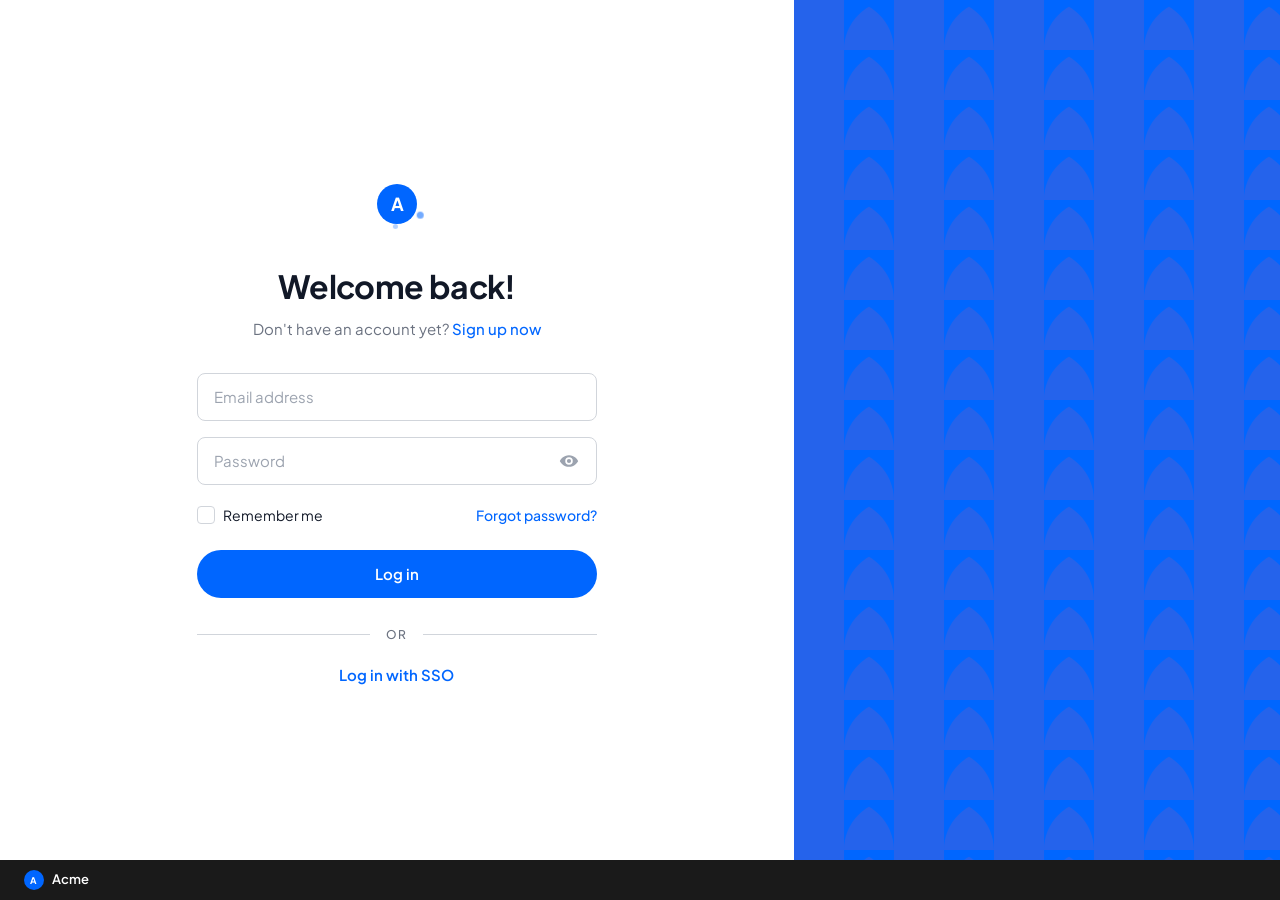
<file: index.html>
<!DOCTYPE html>
<html lang="en">
<head>
  <meta charset="UTF-8">
  <meta name="viewport" content="width=device-width, initial-scale=1.0">
  <title>Log in — Acme</title>
  <link rel="preconnect" href="https://fonts.googleapis.com">
  <link rel="preconnect" href="https://fonts.gstatic.com" crossorigin>
  <link href="https://fonts.googleapis.com/css2?family=Plus+Jakarta+Sans:wght@400;500;600;700&display=swap" rel="stylesheet">
  <link rel="stylesheet" href="styles.css">
</head>
<body>
  <div class="page">
    <main class="login-panel">
      <div class="login-panel__inner">
        <header class="login-header">
          <a href="/" class="brand-mark" aria-label="Acme home">
            <span class="brand-mark__orbit" aria-hidden="true">
              <span class="brand-mark__orb"></span>
              <span class="brand-mark__orb brand-mark__orb--secondary"></span>
            </span>
            <svg class="brand-mark__icon" viewBox="0 0 40 40" aria-hidden="true">
              <circle cx="20" cy="20" r="20" fill="currentColor"/>
              <text x="20" y="27" text-anchor="middle" fill="#fff" font-family="Plus Jakarta Sans, sans-serif" font-size="18" font-weight="700">A</text>
            </svg>
          </a>
          <h1 class="login-header__title">Welcome back!</h1>
          <p class="login-header__subtitle">
            Don't have an account yet?
            <a href="#" class="link">Sign up now</a>
          </p>
        </header>

        <form class="login-form" id="login-form" novalidate>
          <div class="field">
            <label class="field__label visually-hidden" for="email">Email address</label>
            <input
              class="field__input"
              type="email"
              id="email"
              name="email"
              placeholder="Email address"
              autocomplete="email"
              required
            >
          </div>

          <div class="field">
            <label class="field__label visually-hidden" for="password">Password</label>
            <div class="field__password-wrap">
              <input
                class="field__input field__input--password"
                type="password"
                id="password"
                name="password"
                placeholder="Password"
                autocomplete="current-password"
                required
              >
              <button
                type="button"
                class="field__toggle"
                id="toggle-password"
                aria-label="Show password"
                aria-pressed="false"
              >
                <svg class="icon-eye icon-eye--show" viewBox="0 0 24 24" aria-hidden="true">
                  <path d="M12 5C5.5 5 1.73 10.11 1 12c.73 1.89 4.5 7 11 7s10.27-5.11 11-7c-.73-1.89-4.5-7-11-7zm0 11.5a4.5 4.5 0 1 1 0-9 4.5 4.5 0 0 1 0 9zm0-7a2.5 2.5 0 1 0 0 5 2.5 2.5 0 0 0 0-5z" fill="currentColor"/>
                </svg>
                <svg class="icon-eye icon-eye--hide" viewBox="0 0 24 24" aria-hidden="true">
                  <path d="M3.27 3.27 2 4.54l2.89 2.89C3.53 8.47 2.39 10.17 1 12c.73 1.89 4.5 7 11 7 1.78 0 3.37-.42 4.74-1.08l3.21 3.21 1.27-1.27L3.27 3.27zM12 17.5c-4.27 0-7.54-3.4-8.87-5.5.73-1.12 2.13-2.92 4.12-4.08l1.93 1.93A2.5 2.5 0 0 0 12 14.5c.34 0 .67-.07.97-.19l1.74 1.74c-.86.3-1.78.45-2.71.45zm8.73-5.5c-.46-.71-1.18-1.68-2.09-2.59l-1.42 1.42a4.48 4.48 0 0 1 .54 1.17C16.53 13.53 14.61 15.5 12 15.5a4.46 4.46 0 0 1-1.17-.16l-1.5 1.5C10.2 17.18 11.07 17.5 12 17.5c6.5 0 10.27-5.11 11-7-.28-.73-.73-1.52-1.27-2.5z" fill="currentColor"/>
                </svg>
              </button>
            </div>
          </div>

          <div class="login-form__options">
            <label class="checkbox">
              <input class="checkbox__input" type="checkbox" name="remember" id="remember">
              <span class="checkbox__box" aria-hidden="true"></span>
              <span class="checkbox__label">Remember me</span>
            </label>
            <a href="#" class="link link--small">Forgot password?</a>
          </div>

          <button type="submit" class="btn btn--primary">Log in</button>

          <div class="divider" role="separator" aria-label="Or">
            <span class="divider__text">OR</span>
          </div>

          <a href="#" class="link link--sso">Log in with SSO</a>
        </form>
      </div>
    </main>

    <aside class="pattern-panel" aria-hidden="true">
      <div class="pattern-panel__grid"></div>
    </aside>
  </div>

  <footer class="site-footer">
    <div class="site-footer__inner">
      <a href="/" class="site-footer__brand">
        <svg class="site-footer__mark" viewBox="0 0 24 24" aria-hidden="true">
          <circle cx="12" cy="12" r="12" fill="currentColor"/>
          <text x="12" y="16.5" text-anchor="middle" fill="#fff" font-family="Plus Jakarta Sans, sans-serif" font-size="11" font-weight="700">A</text>
        </svg>
        <span>Acme</span>
      </a>
    </div>
  </footer>

  <script src="script.js"></script>
</body>
</html>
</file>
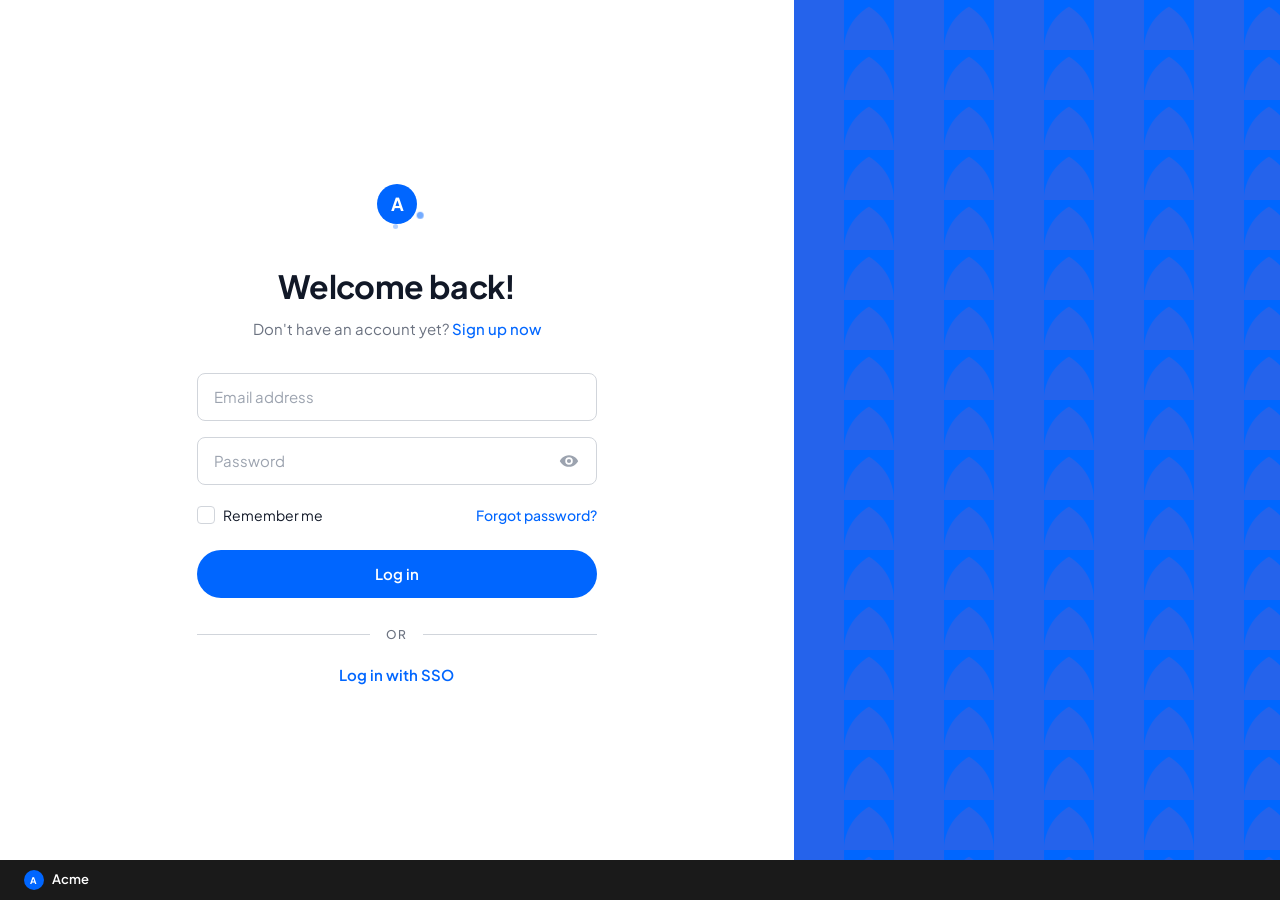
<file: dashboard.html>
<!DOCTYPE html>
<html lang="en">
<head>
  <meta charset="UTF-8">
  <meta name="viewport" content="width=device-width, initial-scale=1.0">
  <title>Dashboard — Acme</title>
  <link rel="preconnect" href="https://fonts.googleapis.com">
  <link rel="preconnect" href="https://fonts.gstatic.com" crossorigin>
  <link href="https://fonts.googleapis.com/css2?family=Plus+Jakarta+Sans:wght@400;500;600;700&display=swap" rel="stylesheet">
  <script>
    (function () {
      if (localStorage.getItem('acme_theme') === 'dark') {
        document.documentElement.setAttribute('data-theme', 'dark');
      }
    })();
  </script>
  <link rel="stylesheet" href="styles.css">
  <link rel="stylesheet" href="dashboard.css">
</head>
<body class="dashboard-body">
  <div class="dashboard">
    <aside class="sidebar">
      <a href="dashboard.html" class="sidebar__brand" aria-label="Acme home">
        <svg class="sidebar__brand-icon" viewBox="0 0 32 32" aria-hidden="true">
          <circle cx="16" cy="16" r="16" fill="currentColor"/>
          <text x="16" y="21.5" text-anchor="middle" fill="#fff" font-family="Plus Jakarta Sans, sans-serif" font-size="14" font-weight="700">A</text>
        </svg>
        <span class="sidebar__brand-name">Acme</span>
      </a>

      <nav class="sidebar__nav" aria-label="Main navigation">
        <a href="#" class="sidebar__link sidebar__link--active">
          <svg viewBox="0 0 24 24" aria-hidden="true"><path d="M4 4h7v7H4V4zm9 0h7v7h-7V4zM4 13h7v7H4v-7zm9 0h7v7h-7v-7z" fill="currentColor"/></svg>
          Dashboard
        </a>
        <a href="#" class="sidebar__link">
          <svg viewBox="0 0 24 24" aria-hidden="true"><path d="M12 12a4 4 0 1 0 0-8 4 4 0 0 0 0 8zm-7 9a7 7 0 0 1 14 0H5z" fill="currentColor"/></svg>
          Team
        </a>
        <a href="#" class="sidebar__link">
          <svg viewBox="0 0 24 24" aria-hidden="true"><path d="M7 2v2H5a2 2 0 0 0-2 2v1h18V6a2 2 0 0 0-2-2h-2V2H7zm14 7H3v11a2 2 0 0 0 2 2h14a2 2 0 0 0 2-2V9z" fill="currentColor"/></svg>
          Time off
        </a>
        <a href="#" class="sidebar__link">
          <svg viewBox="0 0 24 24" aria-hidden="true"><path d="M12 2a5 5 0 0 1 5 5v1h1a3 3 0 0 1 3 3v8a3 3 0 0 1-3 3H6a3 3 0 0 1-3-3v-8a3 3 0 0 1 3-3h1V7a5 5 0 0 1 5-5zm0 2a3 3 0 0 0-3 3v1h6V7a3 3 0 0 0-3-3z" fill="currentColor"/></svg>
          Settings
        </a>
      </nav>

      <div class="sidebar__footer">
        <div class="sidebar__user">
          <div class="sidebar__avatar" id="user-avatar" aria-hidden="true">JD</div>
          <div class="sidebar__user-info">
            <span class="sidebar__user-name" id="user-name">Jane Doe</span>
            <span class="sidebar__user-role">Acme Corp</span>
          </div>
        </div>
        <button type="button" class="sidebar__logout" id="logout-btn">Log off</button>
      </div>
    </aside>

    <div class="dashboard__main">
      <header class="dashboard-header">
        <div class="dashboard-header__greeting">
          <h1 class="dashboard-header__title">Hello, <span id="greeting-name">Jane</span> 👋</h1>
          <p class="dashboard-header__subtitle">Here's what's going on today.</p>
        </div>
        <div class="dashboard-header__actions">
          <button type="button" class="icon-btn" aria-label="Search">
            <svg viewBox="0 0 24 24" aria-hidden="true"><path d="M10.5 3a7.5 7.5 0 0 1 5.92 12.08l4.27 4.27-1.42 1.42-4.27-4.27A7.5 7.5 0 1 1 10.5 3zm0 2a5.5 5.5 0 1 0 0 11 5.5 5.5 0 0 0 0-11z" fill="currentColor"/></svg>
          </button>
          <button type="button" class="icon-btn" aria-label="Help">
            <svg viewBox="0 0 24 24" aria-hidden="true"><path d="M12 2a10 10 0 1 0 0 20 10 10 0 0 0 0-20zm0 15a1.25 1.25 0 1 1 0-2.5 1.25 1.25 0 0 1 0 2.5zm1-4.5h-2V8h2v1.5c0 .83-.67 1.5-1.5 1.5S10 10.33 10 9.5H8c0 1.93 1.57 3.5 3.5 3.5S15 11.43 15 9.5V9a1 1 0 0 0-1-1z" fill="currentColor"/></svg>
          </button>
          <button type="button" class="icon-btn" id="theme-toggle" aria-label="Switch to dark mode" aria-pressed="false">
            <svg class="theme-icon theme-icon--moon" viewBox="0 0 24 24" aria-hidden="true"><path d="M12 3a9 9 0 1 0 9 9 7 7 0 0 1-9-9z" fill="currentColor"/></svg>
            <svg class="theme-icon theme-icon--sun" viewBox="0 0 24 24" aria-hidden="true"><path d="M12 18a6 6 0 1 1 0-12 6 6 0 0 1 0 12zm0-16h1.5v3H12V2zm0 17h1.5v3H12v-3zM4.22 4.22l1.06 1.06-2.12 2.12-1.06-1.06 2.12-2.12zm15.56 15.56 1.06 1.06-2.12 2.12-1.06-1.06 2.12-2.12zM2 12h3v1.5H2V12zm17 0h3v1.5h-3V12zM4.22 19.78l2.12-2.12 1.06 1.06-2.12 2.12-1.06-1.06zm15.56-15.56 2.12-2.12 1.06 1.06-2.12 2.12-1.06-1.06z" fill="currentColor"/></svg>
          </button>
          <button type="button" class="icon-btn icon-btn--badge" aria-label="Notifications">
            <svg viewBox="0 0 24 24" aria-hidden="true"><path d="M12 2a3 3 0 0 1 3 3v1.1A6 6 0 0 1 18 11v4l2 2v1H4v-1l2-2v-4a6 6 0 0 1 3-4.9V5a3 3 0 0 1 3-3zm0 20a2.5 2.5 0 0 0 2.45-2h-4.9A2.5 2.5 0 0 0 12 22z" fill="currentColor"/></svg>
          </button>
        </div>
      </header>

      <div class="dashboard-grid">
        <section class="card card--wide">
          <div class="card__header">
            <h2 class="card__title">Things to do</h2>
          </div>
          <ul class="todo-list">
            <li class="todo-item">
              <span class="todo-item__icon todo-item__icon--orange">
                <svg viewBox="0 0 24 24" aria-hidden="true"><path d="M7 2v2H5a2 2 0 0 0-2 2v1h18V6a2 2 0 0 0-2-2h-2V2H7z" fill="currentColor"/></svg>
              </span>
              <div class="todo-item__content">
                <span class="todo-item__title">Review time off request</span>
                <span class="todo-item__desc">Alex Chen requested 3 days off</span>
              </div>
              <span class="todo-item__time">Today</span>
            </li>
            <li class="todo-item">
              <span class="todo-item__icon todo-item__icon--purple">
                <svg viewBox="0 0 24 24" aria-hidden="true"><path d="M14 2H6a2 2 0 0 0-2 2v16a2 2 0 0 0 2 2h12a2 2 0 0 0 2-2V8l-6-6z" fill="currentColor"/></svg>
              </span>
              <div class="todo-item__content">
                <span class="todo-item__title">Approve expense report</span>
                <span class="todo-item__desc">Marketing team — Q3 travel expenses</span>
              </div>
              <span class="todo-item__time">Yesterday</span>
            </li>
            <li class="todo-item">
              <span class="todo-item__icon todo-item__icon--blue">
                <svg viewBox="0 0 24 24" aria-hidden="true"><path d="M12 12a4 4 0 1 0 0-8 4 4 0 0 0 0 8zm-7 9a7 7 0 0 1 14 0H5z" fill="currentColor"/></svg>
              </span>
              <div class="todo-item__content">
                <span class="todo-item__title">Complete onboarding checklist</span>
                <span class="todo-item__desc">New hire starts next Monday</span>
              </div>
              <span class="todo-item__time">Oct 18</span>
            </li>
          </ul>
        </section>

        <section class="card">
          <div class="card__header">
            <h2 class="card__title">Your team <span class="card__count">(3)</span></h2>
            <a href="#" class="card__link">View all</a>
          </div>
          <ul class="stat-list">
            <li class="stat-item">
              <span class="stat-item__icon stat-item__icon--green">
                <svg viewBox="0 0 24 24" aria-hidden="true"><path d="M20 7h-4V5a2 2 0 0 0-2-2h-4a2 2 0 0 0-2 2v2H4a1 1 0 0 0-1 1v2h18V8a1 1 0 0 0-1-1zM3 12v7a2 2 0 0 0 2 2h14a2 2 0 0 0 2-2v-7H3z" fill="currentColor"/></svg>
              </span>
              <div class="stat-item__content">
                <span class="stat-item__value">2</span>
                <span class="stat-item__label">Employees</span>
              </div>
            </li>
            <li class="stat-item">
              <span class="stat-item__icon stat-item__icon--blue">
                <svg viewBox="0 0 24 24" aria-hidden="true"><path d="M12 2a5 5 0 0 1 5 5v1h1a3 3 0 0 1 3 3v8a3 3 0 0 1-3 3H6a3 3 0 0 1-3-3v-8a3 3 0 0 1 3-3h1V7a5 5 0 0 1 5-5z" fill="currentColor"/></svg>
              </span>
              <div class="stat-item__content">
                <span class="stat-item__value">1</span>
                <span class="stat-item__label">Onboarding</span>
              </div>
            </li>
          </ul>
        </section>

        <section class="card card--wellness">
          <div class="card__header">
            <h2 class="card__title">Team Wellness</h2>
          </div>
          <div class="wellness-chart" role="img" aria-label="Team wellness grouped bar chart from January through June">
            <div class="wellness-chart__body">
              <div class="wellness-chart__axis" aria-hidden="true">
                <span>100</span>
                <span>80</span>
                <span>60</span>
                <span>40</span>
                <span>20</span>
                <span>0</span>
              </div>
              <div class="wellness-chart__plot" aria-hidden="true">
                <div class="wellness-chart__group">
                  <div class="wellness-chart__bars">
                    <span class="wellness-chart__bar wellness-chart__bar--purple wellness-chart__bar--38"></span>
                    <span class="wellness-chart__bar wellness-chart__bar--green wellness-chart__bar--48"></span>
                    <span class="wellness-chart__bar wellness-chart__bar--coral wellness-chart__bar--78"></span>
                  </div>
                  <span class="wellness-chart__month">Jan</span>
                </div>
                <div class="wellness-chart__group">
                  <div class="wellness-chart__bars">
                    <span class="wellness-chart__bar wellness-chart__bar--purple wellness-chart__bar--24"></span>
                    <span class="wellness-chart__bar wellness-chart__bar--green wellness-chart__bar--30"></span>
                    <span class="wellness-chart__bar wellness-chart__bar--coral wellness-chart__bar--5"></span>
                  </div>
                  <span class="wellness-chart__month">Feb</span>
                </div>
                <div class="wellness-chart__group">
                  <div class="wellness-chart__bars">
                    <span class="wellness-chart__bar wellness-chart__bar--purple wellness-chart__bar--1"></span>
                    <span class="wellness-chart__bar wellness-chart__bar--green wellness-chart__bar--36"></span>
                    <span class="wellness-chart__bar wellness-chart__bar--coral wellness-chart__bar--96"></span>
                  </div>
                  <span class="wellness-chart__month">Mar</span>
                </div>
                <div class="wellness-chart__group">
                  <div class="wellness-chart__bars">
                    <span class="wellness-chart__bar wellness-chart__bar--purple wellness-chart__bar--53"></span>
                    <span class="wellness-chart__bar wellness-chart__bar--green wellness-chart__bar--66"></span>
                    <span class="wellness-chart__bar wellness-chart__bar--coral wellness-chart__bar--86"></span>
                  </div>
                  <span class="wellness-chart__month">Apr</span>
                </div>
                <div class="wellness-chart__group">
                  <div class="wellness-chart__bars">
                    <span class="wellness-chart__bar wellness-chart__bar--purple wellness-chart__bar--13"></span>
                    <span class="wellness-chart__bar wellness-chart__bar--green wellness-chart__bar--70"></span>
                    <span class="wellness-chart__bar wellness-chart__bar--coral wellness-chart__bar--78"></span>
                  </div>
                  <span class="wellness-chart__month">May</span>
                </div>
                <div class="wellness-chart__group">
                  <div class="wellness-chart__bars">
                    <span class="wellness-chart__bar wellness-chart__bar--purple wellness-chart__bar--54"></span>
                    <span class="wellness-chart__bar wellness-chart__bar--green wellness-chart__bar--98"></span>
                    <span class="wellness-chart__bar wellness-chart__bar--coral wellness-chart__bar--18"></span>
                  </div>
                  <span class="wellness-chart__month">Jun</span>
                </div>
              </div>
            </div>
          </div>
        </section>

        <section class="card card--country">
          <div class="card__header">
            <h2 class="card__title">Team by country</h2>
            <a href="#" class="card__link">View all</a>
          </div>
          <ul class="country-list">
            <li class="country-item">
              <span class="country-item__flag" aria-hidden="true">🇸🇬</span>
              <span class="country-item__name">Singapore</span>
              <span class="country-item__count">2</span>
            </li>
            <li class="country-item">
              <span class="country-item__flag" aria-hidden="true">🇺🇸</span>
              <span class="country-item__name">United States</span>
              <span class="country-item__count">1</span>
            </li>
          </ul>
        </section>

        <section class="card card--away">
          <div class="card__header">
            <h2 class="card__title">Who's away</h2>
          </div>
          <ul class="away-list">
            <li class="away-item">
              <span class="away-item__avatar">AC</span>
              <div class="away-item__info">
                <span class="away-item__name">Alex Chen</span>
                <span class="away-item__dates">Oct 20 – Oct 22</span>
              </div>
            </li>
          </ul>
        </section>
      </div>
    </div>
  </div>

  <button type="button" class="fab" aria-label="Open chat">
    <svg viewBox="0 0 24 24" aria-hidden="true"><path d="M20 2H4a2 2 0 0 0-2 2v14l4-4h14a2 2 0 0 0 2-2V4a2 2 0 0 0-2-2z" fill="currentColor"/></svg>
  </button>

  <script src="dashboard.js"></script>
</body>
</html>
</file>
<file: styles.css>
/* ── Tokens ─────────────────────────────────────────────── */
:root {
  --color-primary: #0066ff;
  --color-primary-hover: #0052cc;
  --color-primary-active: #0047b3;
  --color-navy: #0a1f44;
  --color-navy-deep: #061428;
  --color-pattern: #1a5cff;
  --color-text: #111827;
  --color-text-muted: #6b7280;
  --color-border: #d1d5db;
  --color-border-focus: #93c5fd;
  --color-surface: #ffffff;
  --color-footer: #1a1a1a;

  --font-family: "Plus Jakarta Sans", system-ui, -apple-system, sans-serif;

  --radius-input: 8px;
  --radius-button: 999px;

  --form-max-width: 400px;
  --panel-split: 62%;
}

/* ── Reset & base ───────────────────────────────────────── */
*,
*::before,
*::after {
  box-sizing: border-box;
}

html {
  height: 100%;
}

body {
  margin: 0;
  min-height: 100%;
  font-family: var(--font-family);
  font-size: 16px;
  line-height: 1.5;
  color: var(--color-text);
  background: var(--color-surface);
  -webkit-font-smoothing: antialiased;
}

a {
  color: var(--color-primary);
  text-decoration: none;
  transition: color 0.15s ease;
}

a:hover {
  color: var(--color-primary-hover);
}

a:focus-visible {
  outline: 2px solid var(--color-primary);
  outline-offset: 2px;
  border-radius: 2px;
}

.visually-hidden {
  position: absolute;
  width: 1px;
  height: 1px;
  padding: 0;
  margin: -1px;
  overflow: hidden;
  clip: rect(0, 0, 0, 0);
  white-space: nowrap;
  border: 0;
}

/* ── Layout ─────────────────────────────────────────────── */
.page {
  display: flex;
  min-height: calc(100vh - 40px);
}

.login-panel {
  flex: 0 0 var(--panel-split);
  display: flex;
  align-items: center;
  justify-content: center;
  padding: 3rem 2rem;
  background: var(--color-surface);
}

.login-panel__inner {
  width: 100%;
  max-width: var(--form-max-width);
  animation: fade-up 0.6s ease both;
}

@keyframes fade-up {
  from {
    opacity: 0;
    transform: translateY(12px);
  }
  to {
    opacity: 1;
    transform: translateY(0);
  }
}

@media (prefers-reduced-motion: reduce) {
  .login-panel__inner {
    animation: none;
  }
}

.pattern-panel {
  flex: 1;
  position: relative;
  background: var(--color-navy);
  overflow: hidden;
}

.pattern-panel__grid {
  position: absolute;
  inset: 0;
  background-color: var(--color-navy-deep);
  background-image: url("data:image/svg+xml,%3Csvg xmlns='http://www.w3.org/2000/svg' width='100' height='100' viewBox='0 0 100 100'%3E%3Cg fill='%232563eb'%3E%3Cpath d='M0 0h50v50H0z'/%3E%3Cpath d='M50 0h50v50H50z'/%3E%3Cpath d='M0 50h50v50H0z'/%3E%3Cpath d='M50 50h50v50H50z'/%3E%3Cpath d='M0 0h50v50c0-27.614 22.386-50 50-50H0z' fill='%230066ff'/%3E%3Cpath d='M50 50h50v50c0-27.614-22.386-50-50-50z' fill='%230066ff'/%3E%3Cpath d='M50 0h50v50c0-27.614-22.386-50-50-50z' fill='%230066ff'/%3E%3Cpath d='M0 50h50v50c0-27.614 22.386-50 50-50z' fill='%230066ff'/%3E%3C/g%3E%3C/svg%3E");
  background-size: 100px 100px;
}

/* ── Header ─────────────────────────────────────────────── */
.login-header {
  text-align: center;
  margin-bottom: 2rem;
}

.brand-mark {
  position: relative;
  display: inline-flex;
  align-items: center;
  justify-content: center;
  width: 60px;
  height: 60px;
  color: var(--color-primary);
  margin-bottom: 1.75rem;
}

.brand-mark__orbit {
  position: absolute;
  inset: 0;
  pointer-events: none;
}

.brand-mark__orb {
  position: absolute;
  top: 50%;
  left: 50%;
  width: 7px;
  height: 7px;
  margin: -3.5px 0 0 -3.5px;
  border-radius: 50%;
  background: var(--color-primary);
  opacity: 0.55;
  will-change: transform;
}

.brand-mark__orb--secondary {
  width: 5px;
  height: 5px;
  margin: -2.5px 0 0 -2.5px;
  opacity: 0.3;
}

.brand-mark__icon {
  position: relative;
  z-index: 1;
  width: 40px;
  height: 40px;
}

.login-header__title {
  margin: 0 0 0.5rem;
  font-size: clamp(1.75rem, 4vw, 2rem);
  font-weight: 700;
  letter-spacing: -0.02em;
  color: var(--color-text);
}

.login-header__subtitle {
  margin: 0;
  font-size: 0.9375rem;
  color: var(--color-text-muted);
}

.link {
  font-weight: 500;
}

.link--small {
  font-size: 0.875rem;
}

.link--sso {
  display: block;
  text-align: center;
  font-size: 0.9375rem;
  font-weight: 600;
}

/* ── Form ───────────────────────────────────────────────── */
.login-form {
  display: flex;
  flex-direction: column;
  gap: 1rem;
}

.field__input {
  width: 100%;
  height: 48px;
  padding: 0 1rem;
  font-family: inherit;
  font-size: 0.9375rem;
  color: var(--color-text);
  background: var(--color-surface);
  border: 1px solid var(--color-border);
  border-radius: var(--radius-input);
  transition: border-color 0.15s ease, box-shadow 0.15s ease;
}

.field__input::placeholder {
  color: #9ca3af;
}

.field__input:hover {
  border-color: #9ca3af;
}

.field__input:focus {
  outline: none;
  border-color: var(--color-primary);
  box-shadow: 0 0 0 3px rgba(0, 102, 255, 0.15);
}

.field__password-wrap {
  position: relative;
}

.field__input--password {
  padding-right: 3rem;
}

.field__toggle {
  position: absolute;
  top: 50%;
  right: 0.75rem;
  transform: translateY(-50%);
  display: flex;
  align-items: center;
  justify-content: center;
  width: 32px;
  height: 32px;
  padding: 0;
  border: none;
  border-radius: 6px;
  background: transparent;
  color: #9ca3af;
  cursor: pointer;
  transition: color 0.15s ease, background 0.15s ease;
}

.field__toggle:hover {
  color: var(--color-text-muted);
  background: #f3f4f6;
}

.field__toggle:focus-visible {
  outline: 2px solid var(--color-primary);
  outline-offset: 1px;
}

.icon-eye {
  width: 20px;
  height: 20px;
}

.icon-eye--hide {
  display: none;
}

.field__toggle[aria-pressed="true"] .icon-eye--show {
  display: none;
}

.field__toggle[aria-pressed="true"] .icon-eye--hide {
  display: block;
}

.login-form__options {
  display: flex;
  align-items: center;
  justify-content: space-between;
  gap: 1rem;
  margin-top: 0.25rem;
}

/* ── Checkbox ───────────────────────────────────────────── */
.checkbox {
  display: inline-flex;
  align-items: center;
  gap: 0.5rem;
  cursor: pointer;
  user-select: none;
}

.checkbox__input {
  position: absolute;
  opacity: 0;
  width: 0;
  height: 0;
}

.checkbox__box {
  flex-shrink: 0;
  width: 18px;
  height: 18px;
  border: 1.5px solid var(--color-border);
  border-radius: 4px;
  background: var(--color-surface);
  transition: background 0.15s ease, border-color 0.15s ease;
}

.checkbox__input:checked + .checkbox__box {
  background: var(--color-primary);
  border-color: var(--color-primary);
  background-image: url("data:image/svg+xml,%3Csvg xmlns='http://www.w3.org/2000/svg' viewBox='0 0 12 12'%3E%3Cpath d='M2.5 6l2.5 2.5L9.5 4' fill='none' stroke='%23fff' stroke-width='1.5' stroke-linecap='round' stroke-linejoin='round'/%3E%3C/svg%3E");
  background-repeat: no-repeat;
  background-position: center;
  background-size: 12px;
}

.checkbox__input:focus-visible + .checkbox__box {
  outline: 2px solid var(--color-primary);
  outline-offset: 2px;
}

.checkbox__label {
  font-size: 0.875rem;
  color: var(--color-text);
}

/* ── Button ─────────────────────────────────────────────── */
.btn {
  display: inline-flex;
  align-items: center;
  justify-content: center;
  font-family: inherit;
  font-weight: 600;
  cursor: pointer;
  border: none;
  transition: background 0.15s ease, transform 0.1s ease;
}

.btn--primary {
  width: 100%;
  height: 48px;
  margin-top: 0.5rem;
  font-size: 0.9375rem;
  color: #fff;
  background: var(--color-primary);
  border-radius: var(--radius-button);
}

.btn--primary:hover {
  background: var(--color-primary-hover);
}

.btn--primary:active {
  background: var(--color-primary-active);
  transform: scale(0.99);
}

.btn--primary:focus-visible {
  outline: 2px solid var(--color-primary);
  outline-offset: 3px;
}

/* ── Divider ────────────────────────────────────────────── */
.divider {
  display: flex;
  align-items: center;
  gap: 1rem;
  margin: 0.75rem 0 0.25rem;
}

.divider::before,
.divider::after {
  content: "";
  flex: 1;
  height: 1px;
  background: var(--color-border);
}

.divider__text {
  font-size: 0.75rem;
  font-weight: 500;
  letter-spacing: 0.08em;
  color: var(--color-text-muted);
}

/* ── Footer ─────────────────────────────────────────────── */
.site-footer {
  height: 40px;
  background: var(--color-footer);
}

.site-footer__inner {
  display: flex;
  align-items: center;
  height: 100%;
  padding: 0 1.5rem;
}

.site-footer__brand {
  display: inline-flex;
  align-items: center;
  gap: 0.5rem;
  font-size: 0.8125rem;
  font-weight: 600;
  color: #fff;
  letter-spacing: 0.01em;
}

.site-footer__brand:hover {
  color: #e5e7eb;
}

.site-footer__mark {
  width: 20px;
  height: 20px;
  color: var(--color-primary);
}

/* ── Responsive ─────────────────────────────────────────── */
@media (max-width: 900px) {
  :root {
    --panel-split: 100%;
  }

  .page {
    min-height: calc(100vh - 40px);
  }

  .pattern-panel {
    display: none;
  }

  .login-panel {
    padding: 2.5rem 1.5rem;
  }
}

@media (max-width: 480px) {
  .login-form__options {
    flex-direction: column;
    align-items: flex-start;
    gap: 0.75rem;
  }
}
</file>
<file: dashboard.css>
/* ── Dashboard tokens ─────────────────────────────────────── */
:root {
  --dash-bg: #f5f7fa;
  --dash-border: #e5e7eb;
  --dash-hover: #f3f4f6;
  --dash-divider: #f3f4f6;
  --dash-avatar-bg: #e5e7eb;
  --dash-shadow: rgba(0, 0, 0, 0.06);
  --dash-logout-hover-bg: #fef2f2;
  --dash-logout-hover-border: #fecaca;
  --dash-chart-grid: #d8dce3;
  --dash-chart-axis: #aeb4be;
  --dash-chart-purple: #8882e6;
  --dash-chart-green: #6ccbb8;
  --dash-chart-coral: #ff9c98;
}

[data-theme="dark"] {
  --color-surface: #1a2332;
  --color-text: #f3f4f6;
  --color-text-muted: #9ca3af;
  --color-border: #374151;
  --dash-bg: #0b1120;
  --dash-border: #2d3748;
  --dash-hover: #2d3748;
  --dash-divider: #2d3748;
  --dash-avatar-bg: #374151;
  --dash-shadow: rgba(0, 0, 0, 0.35);
  --dash-logout-hover-bg: rgba(220, 38, 38, 0.12);
  --dash-logout-hover-border: rgba(220, 38, 38, 0.35);
  --dash-chart-grid: #374151;
  --dash-chart-axis: #6b7280;
}

/* ── Dashboard layout ─────────────────────────────────────── */
.dashboard-body {
  background: var(--dash-bg);
  min-height: 100vh;
  transition: background 0.2s ease, color 0.2s ease;
}

.dashboard {
  display: flex;
  min-height: 100vh;
}

.dashboard__main {
  flex: 1;
  min-width: 0;
  padding: 2rem 2.5rem 3rem;
  overflow-y: auto;
}

/* ── Sidebar ─────────────────────────────────────────────── */
.sidebar {
  display: flex;
  flex-direction: column;
  width: 240px;
  flex-shrink: 0;
  padding: 1.5rem 0.75rem 1rem;
  background: var(--color-surface);
  border-right: 1px solid var(--dash-border);
  transition: background 0.2s ease, border-color 0.2s ease;
}

.sidebar__brand {
  display: flex;
  align-items: center;
  gap: 0.625rem;
  padding: 0 0.75rem 1.5rem;
  color: var(--color-text);
  font-weight: 700;
  font-size: 1.125rem;
  letter-spacing: -0.02em;
}

.sidebar__brand:hover {
  color: var(--color-text);
}

.sidebar__brand-icon {
  width: 32px;
  height: 32px;
  color: var(--color-primary);
}

.sidebar__nav {
  display: flex;
  flex-direction: column;
  gap: 0.25rem;
  flex: 1;
}

.sidebar__link {
  display: flex;
  align-items: center;
  gap: 0.75rem;
  padding: 0.625rem 0.75rem;
  border-radius: 8px;
  font-size: 0.9375rem;
  font-weight: 500;
  color: var(--color-text-muted);
  transition: background 0.15s ease, color 0.15s ease;
}

.sidebar__link svg {
  width: 20px;
  height: 20px;
  flex-shrink: 0;
  opacity: 0.7;
}

.sidebar__link:hover {
  background: var(--dash-hover);
  color: var(--color-text);
}

.sidebar__link--active {
  background: rgba(0, 102, 255, 0.08);
  color: var(--color-primary);
}

.sidebar__link--active svg {
  opacity: 1;
}

.sidebar__footer {
  margin-top: auto;
  padding-top: 1rem;
  border-top: 1px solid var(--dash-border);
}

.sidebar__user {
  display: flex;
  align-items: center;
  gap: 0.75rem;
  padding: 0.5rem 0.75rem;
  margin-bottom: 0.5rem;
}

.sidebar__avatar {
  display: flex;
  align-items: center;
  justify-content: center;
  width: 36px;
  height: 36px;
  border-radius: 50%;
  background: var(--color-primary);
  color: #fff;
  font-size: 0.75rem;
  font-weight: 700;
  flex-shrink: 0;
}

.sidebar__user-info {
  display: flex;
  flex-direction: column;
  min-width: 0;
}

.sidebar__user-name {
  font-size: 0.875rem;
  font-weight: 600;
  color: var(--color-text);
  white-space: nowrap;
  overflow: hidden;
  text-overflow: ellipsis;
}

.sidebar__user-role {
  font-size: 0.75rem;
  color: var(--color-text-muted);
}

.sidebar__logout {
  width: calc(100% - 1.5rem);
  margin: 0 0.75rem;
  padding: 0.5rem 0.75rem;
  font-family: inherit;
  font-size: 0.875rem;
  font-weight: 500;
  color: var(--color-text-muted);
  background: transparent;
  border: 1px solid var(--color-border);
  border-radius: 8px;
  cursor: pointer;
  transition: background 0.15s ease, color 0.15s ease, border-color 0.15s ease;
}

.sidebar__logout:hover {
  background: var(--dash-logout-hover-bg);
  border-color: var(--dash-logout-hover-border);
  color: #dc2626;
}

.sidebar__logout:focus-visible {
  outline: 2px solid var(--color-primary);
  outline-offset: 2px;
}

/* ── Header ──────────────────────────────────────────────── */
.dashboard-header {
  display: flex;
  align-items: flex-start;
  justify-content: space-between;
  gap: 1.5rem;
  margin-bottom: 2rem;
}

.dashboard-header__title {
  margin: 0 0 0.25rem;
  font-size: clamp(1.5rem, 3vw, 1.875rem);
  font-weight: 700;
  letter-spacing: -0.02em;
  color: var(--color-text);
}

.dashboard-header__subtitle {
  margin: 0;
  font-size: 0.9375rem;
  color: var(--color-text-muted);
}

.dashboard-header__actions {
  display: flex;
  align-items: center;
  gap: 0.5rem;
  flex-shrink: 0;
}

.icon-btn {
  position: relative;
  display: flex;
  align-items: center;
  justify-content: center;
  width: 40px;
  height: 40px;
  padding: 0;
  border: none;
  border-radius: 50%;
  background: var(--color-surface);
  color: var(--color-text-muted);
  cursor: pointer;
  box-shadow: 0 1px 3px var(--dash-shadow);
  transition: background 0.15s ease, color 0.15s ease, box-shadow 0.2s ease;
}

.icon-btn svg {
  width: 20px;
  height: 20px;
}

.icon-btn:hover {
  background: var(--dash-hover);
  color: var(--color-text);
}

.theme-icon {
  width: 20px;
  height: 20px;
}

.theme-icon--sun {
  display: none;
}

#theme-toggle[aria-pressed="true"] .theme-icon--moon {
  display: none;
}

#theme-toggle[aria-pressed="true"] .theme-icon--sun {
  display: block;
}

.icon-btn:focus-visible {
  outline: 2px solid var(--color-primary);
  outline-offset: 2px;
}

.icon-btn--badge::after {
  content: "";
  position: absolute;
  top: 8px;
  right: 8px;
  width: 8px;
  height: 8px;
  border-radius: 50%;
  background: #ef4444;
  border: 2px solid var(--color-surface);
}

/* ── Grid & cards ────────────────────────────────────────── */
.dashboard-grid {
  display: grid;
  grid-template-columns: 1fr 320px;
  grid-template-rows: repeat(3, fit-content(100%));
  gap: 1.25rem;
  align-items: start;
}

.card {
  background: var(--color-surface);
  border: 1px solid var(--dash-border);
  border-radius: 12px;
  padding: 1.25rem 1.5rem;
  transition: background 0.2s ease, border-color 0.2s ease;
}

.card--wide {
  grid-column: 1;
  grid-row: 1;
}

.card--wellness {
  grid-column: 1;
  grid-row: 2;
}

.card--country {
  grid-column: 2;
  grid-row: 2;
}

.card--away {
  grid-column: 1;
  grid-row: 3;
}

.card__header {
  display: flex;
  align-items: center;
  justify-content: space-between;
  margin-bottom: 1rem;
}

.card__title {
  margin: 0;
  font-size: 1rem;
  font-weight: 600;
  color: var(--color-text);
}

.card__count {
  font-weight: 500;
  color: var(--color-text-muted);
}

.card__link {
  font-size: 0.8125rem;
  font-weight: 600;
}

/* ── Todo list ───────────────────────────────────────────── */
.todo-list {
  list-style: none;
  margin: 0;
  padding: 0;
}

.todo-item {
  display: flex;
  align-items: flex-start;
  gap: 0.875rem;
  padding: 1rem 0;
  border-bottom: 1px solid var(--dash-divider);
}

.todo-item:last-child {
  border-bottom: none;
  padding-bottom: 0;
}

.todo-item:first-child {
  padding-top: 0;
}

.todo-item__icon {
  display: flex;
  align-items: center;
  justify-content: center;
  width: 36px;
  height: 36px;
  border-radius: 8px;
  flex-shrink: 0;
}

.todo-item__icon svg {
  width: 18px;
  height: 18px;
  color: #fff;
}

.todo-item__icon--orange { background: #f97316; }
.todo-item__icon--purple { background: #8b5cf6; }
.todo-item__icon--blue { background: var(--color-primary); }

.todo-item__content {
  flex: 1;
  min-width: 0;
}

.todo-item__title {
  display: block;
  font-size: 0.9375rem;
  font-weight: 600;
  color: var(--color-text);
  margin-bottom: 0.125rem;
}

.todo-item__desc {
  display: block;
  font-size: 0.8125rem;
  color: var(--color-text-muted);
}

.todo-item__time {
  font-size: 0.8125rem;
  color: var(--color-text-muted);
  white-space: nowrap;
  flex-shrink: 0;
}

/* ── Stat list ───────────────────────────────────────────── */
.stat-list {
  list-style: none;
  margin: 0;
  padding: 0;
  display: flex;
  flex-direction: column;
  gap: 0.75rem;
}

.stat-item {
  display: flex;
  align-items: center;
  gap: 0.875rem;
}

.stat-item__icon {
  display: flex;
  align-items: center;
  justify-content: center;
  width: 40px;
  height: 40px;
  border-radius: 10px;
  flex-shrink: 0;
}

.stat-item__icon svg {
  width: 20px;
  height: 20px;
  color: #fff;
}

.stat-item__icon--green { background: #10b981; }
.stat-item__icon--blue { background: var(--color-primary); }

.stat-item__value {
  display: block;
  font-size: 1.125rem;
  font-weight: 700;
  color: var(--color-text);
  line-height: 1.2;
}

.stat-item__label {
  display: block;
  font-size: 0.8125rem;
  color: var(--color-text-muted);
}

/* ── Wellness chart ──────────────────────────────────────── */
.wellness-chart {
  width: 100%;
  height: 250px;
  padding-top: 1rem;
  color: rgba(0, 0, 0, 0.7);
}

[data-theme="dark"] .wellness-chart {
  color: var(--color-text-muted);
}

.wellness-chart__body {
  display: grid;
  grid-template-columns: 30px minmax(0, 1fr);
  height: 100%;
}

.wellness-chart__axis {
  display: flex;
  flex-direction: column;
  justify-content: space-between;
  align-items: flex-end;
  height: calc(100% - 28px);
  padding-right: 0.375rem;
  font-size: 0.6875rem;
  line-height: 1;
}

.wellness-chart__plot {
  display: grid;
  grid-template-columns: repeat(6, minmax(0, 1fr));
  min-width: 0;
  background-image:
    repeating-linear-gradient(to bottom, var(--dash-chart-grid) 0 1px, transparent 1px 20%),
    repeating-linear-gradient(to right, var(--dash-chart-grid) 0 1px, transparent 1px calc(100% / 6));
  border-bottom: 1px solid var(--dash-chart-axis);
}

.wellness-chart__group {
  display: grid;
  grid-template-rows: minmax(0, 1fr) 28px;
  min-width: 0;
}

.wellness-chart__bars {
  display: flex;
  align-items: flex-end;
  justify-content: center;
  min-width: 0;
}

.wellness-chart__bar {
  width: 24%;
  max-width: 28px;
}

.wellness-chart__bar--purple { background: var(--dash-chart-purple); }
.wellness-chart__bar--green { background: var(--dash-chart-green); }
.wellness-chart__bar--coral { background: var(--dash-chart-coral); }
.wellness-chart__bar--1 { height: 1%; }
.wellness-chart__bar--5 { height: 5%; }
.wellness-chart__bar--13 { height: 13%; }
.wellness-chart__bar--18 { height: 18%; }
.wellness-chart__bar--24 { height: 24%; }
.wellness-chart__bar--30 { height: 30%; }
.wellness-chart__bar--36 { height: 36%; }
.wellness-chart__bar--38 { height: 38%; }
.wellness-chart__bar--48 { height: 48%; }
.wellness-chart__bar--53 { height: 53%; }
.wellness-chart__bar--54 { height: 54%; }
.wellness-chart__bar--66 { height: 66%; }
.wellness-chart__bar--70 { height: 70%; }
.wellness-chart__bar--78 { height: 78%; }
.wellness-chart__bar--86 { height: 86%; }
.wellness-chart__bar--96 { height: 96%; }
.wellness-chart__bar--98 { height: 98%; }

.wellness-chart__month {
  align-self: end;
  padding-top: 0.625rem;
  text-align: center;
  font-size: 0.6875rem;
  line-height: 1;
}

/* ── Country list ────────────────────────────────────────── */
.country-list {
  list-style: none;
  margin: 0;
  padding: 0;
}

.country-item {
  display: flex;
  align-items: center;
  gap: 0.75rem;
  padding: 0.625rem 0;
  border-bottom: 1px solid var(--dash-divider);
}

.country-item:last-child {
  border-bottom: none;
}

.country-item__flag {
  font-size: 1.25rem;
  line-height: 1;
}

.country-item__name {
  flex: 1;
  font-size: 0.9375rem;
  color: var(--color-text);
}

.country-item__count {
  font-size: 0.875rem;
  font-weight: 600;
  color: var(--color-text-muted);
}

/* ── Away list ───────────────────────────────────────────── */
.away-list {
  list-style: none;
  margin: 0;
  padding: 0;
}

.away-item {
  display: flex;
  align-items: center;
  gap: 0.75rem;
}

.away-item__avatar {
  display: flex;
  align-items: center;
  justify-content: center;
  width: 36px;
  height: 36px;
  border-radius: 50%;
  background: var(--dash-avatar-bg);
  font-size: 0.75rem;
  font-weight: 600;
  color: var(--color-text-muted);
  flex-shrink: 0;
}

.away-item__name {
  display: block;
  font-size: 0.9375rem;
  font-weight: 500;
  color: var(--color-text);
}

.away-item__dates {
  display: block;
  font-size: 0.8125rem;
  color: var(--color-text-muted);
}

/* ── FAB ─────────────────────────────────────────────────── */
.fab {
  position: fixed;
  bottom: 1.5rem;
  right: 1.5rem;
  display: flex;
  align-items: center;
  justify-content: center;
  width: 52px;
  height: 52px;
  padding: 0;
  border: none;
  border-radius: 50%;
  background: var(--color-primary);
  color: #fff;
  cursor: pointer;
  box-shadow: 0 4px 14px rgba(0, 102, 255, 0.35);
  transition: background 0.15s ease, transform 0.1s ease;
}

.fab svg {
  width: 22px;
  height: 22px;
}

.fab:hover {
  background: var(--color-primary-hover);
}

.fab:active {
  transform: scale(0.96);
}

.fab:focus-visible {
  outline: 2px solid var(--color-primary);
  outline-offset: 3px;
}

/* ── Responsive ──────────────────────────────────────────── */
@media (max-width: 1024px) {
  .dashboard-grid {
    grid-template-columns: 1fr;
  }

  .card--wide,
  .card--wellness,
  .card--country,
  .card--away {
    grid-column: 1;
    grid-row: auto;
  }
}

@media (max-width: 768px) {
  .dashboard {
    flex-direction: column;
  }

  .sidebar {
    width: 100%;
    flex-direction: row;
    flex-wrap: wrap;
    align-items: center;
    padding: 1rem;
    border-right: none;
    border-bottom: 1px solid var(--dash-border);
  }

  .sidebar__brand {
    padding: 0;
    margin-right: auto;
  }

  .sidebar__nav {
    order: 3;
    flex-direction: row;
    flex-wrap: wrap;
    width: 100%;
    margin-top: 1rem;
  }

  .sidebar__footer {
    display: flex;
    align-items: center;
    gap: 0.75rem;
    border-top: none;
    margin-top: 0;
    padding-top: 0;
  }

  .sidebar__user {
    margin-bottom: 0;
    padding: 0;
  }

  .sidebar__logout {
    width: auto;
    margin: 0;
  }

  .dashboard__main {
    padding: 1.5rem 1rem 2rem;
  }

  .dashboard-header {
    flex-direction: column;
  }
}
</file>
